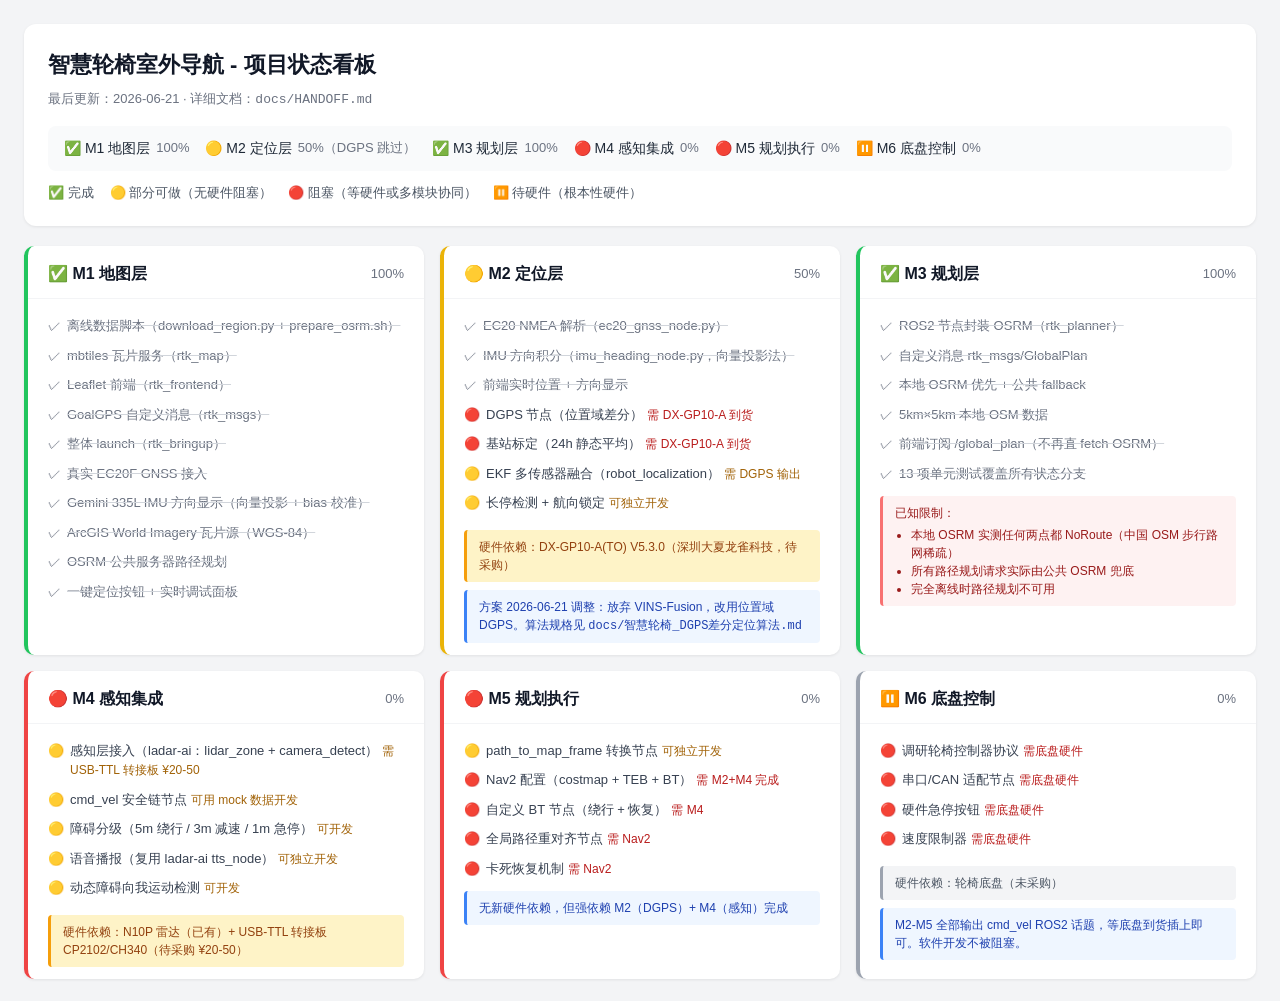
<file: src/rtk_frontend/status/status.html>
<!DOCTYPE html>
<html lang="zh-CN">
<head>
  <meta charset="UTF-8">
  <meta name="viewport" content="width=device-width, initial-scale=1.0">
  <title>智慧轮椅室外导航 - 项目状态看板</title>
  <style>
    * { box-sizing: border-box; margin: 0; padding: 0; }
    body {
      font-family: -apple-system, BlinkMacSystemFont, "Segoe UI", "PingFang SC", "Microsoft YaHei", sans-serif;
      background: #f3f4f6;
      color: #1f2937;
      padding: 24px;
      line-height: 1.5;
    }
    .header {
      background: white;
      border-radius: 12px;
      padding: 24px;
      margin-bottom: 20px;
      box-shadow: 0 1px 3px rgba(0,0,0,0.08);
    }
    .header h1 {
      font-size: 22px;
      margin-bottom: 8px;
      color: #111827;
    }
    .header .meta {
      font-size: 13px;
      color: #6b7280;
      margin-bottom: 16px;
    }
    .progress-bar {
      display: flex;
      gap: 16px;
      flex-wrap: wrap;
      padding: 12px 16px;
      background: #f9fafb;
      border-radius: 8px;
      font-size: 14px;
      margin-bottom: 12px;
    }
    .progress-bar .item {
      display: flex;
      align-items: center;
      gap: 6px;
    }
    .progress-bar .label { font-weight: 500; }
    .progress-bar .pct { color: #6b7280; font-size: 13px; }
    .legend {
      display: flex;
      gap: 16px;
      flex-wrap: wrap;
      font-size: 13px;
      color: #4b5563;
    }
    .legend .item { display: flex; align-items: center; gap: 6px; }
    .grid {
      display: grid;
      grid-template-columns: repeat(3, 1fr);
      gap: 16px;
    }
    @media (max-width: 1024px) {
      .grid { grid-template-columns: repeat(2, 1fr); }
    }
    @media (max-width: 720px) {
      .grid { grid-template-columns: 1fr; }
    }
    .card {
      background: white;
      border-radius: 10px;
      padding: 0;
      box-shadow: 0 1px 3px rgba(0,0,0,0.08);
      overflow: hidden;
      border-left: 4px solid #6b7280;
      display: flex;
      flex-direction: column;
    }
    .card.done { border-left-color: #22c55e; }
    .card.partial { border-left-color: #eab308; }
    .card.blocked { border-left-color: #ef4444; }
    .card.waiting { border-left-color: #9ca3af; }
    .card-header {
      padding: 16px 20px 12px;
      border-bottom: 1px solid #f3f4f6;
    }
    .card-title {
      font-size: 16px;
      font-weight: 600;
      color: #111827;
      display: flex;
      justify-content: space-between;
      align-items: center;
    }
    .card-title .name { display: flex; align-items: center; gap: 8px; }
    .card-progress {
      font-size: 13px;
      color: #6b7280;
      font-weight: 500;
    }
    .card-body {
      padding: 12px 20px;
      flex: 1;
    }
    .task {
      font-size: 13px;
      padding: 5px 0;
      color: #374151;
      display: flex;
      align-items: flex-start;
      gap: 6px;
    }
    .task .icon { flex-shrink: 0; }
    .task .dep {
      color: #6b7280;
      font-size: 12px;
      margin-left: 4px;
    }
    .task.done { color: #6b7280; }
    .task.done .text { text-decoration: line-through; text-decoration-color: #d1d5db; }
    .task.partial .dep { color: #a16207; }
    .task.blocked .dep { color: #b91c1c; }
    .hw-dep {
      margin-top: 12px;
      padding: 8px 12px;
      background: #fef3c7;
      border-left: 3px solid #f59e0b;
      border-radius: 4px;
      font-size: 12px;
      color: #92400e;
    }
    .hw-dep.waiting-hw {
      background: #f3f4f6;
      border-left-color: #9ca3af;
      color: #4b5563;
    }
    .note {
      margin-top: 8px;
      padding: 8px 12px;
      background: #eff6ff;
      border-left: 3px solid #3b82f6;
      border-radius: 4px;
      font-size: 12px;
      color: #1e40af;
    }
    .limits {
      margin-top: 8px;
      padding: 8px 12px;
      background: #fef2f2;
      border-left: 3px solid #f87171;
      border-radius: 4px;
      font-size: 12px;
      color: #991b1b;
    }
    .limits ul { margin: 4px 0 0 16px; padding: 0; }
  </style>
</head>
<body>
  <div class="header">
    <h1>智慧轮椅室外导航 - 项目状态看板</h1>
    <div class="meta">最后更新：2026-06-21 · 详细文档：<code>docs/HANDOFF.md</code></div>
    <div class="progress-bar">
      <div class="item"><span>✅ M1 地图层</span><span class="pct">100%</span></div>
      <div class="item"><span>🟡 M2 定位层</span><span class="pct">50%（DGPS 跳过）</span></div>
      <div class="item"><span>✅ M3 规划层</span><span class="pct">100%</span></div>
      <div class="item"><span>🔴 M4 感知集成</span><span class="pct">0%</span></div>
      <div class="item"><span>🔴 M5 规划执行</span><span class="pct">0%</span></div>
      <div class="item"><span>⏸️ M6 底盘控制</span><span class="pct">0%</span></div>
    </div>
    <div class="legend">
      <div class="item">✅ 完成</div>
      <div class="item">🟡 部分可做（无硬件阻塞）</div>
      <div class="item">🔴 阻塞（等硬件或多模块协同）</div>
      <div class="item">⏸️ 待硬件（根本性硬件）</div>
    </div>
  </div>

  <div class="grid">

    <!-- M1 -->
    <div class="card done">
      <div class="card-header">
        <div class="card-title">
          <span class="name">✅ M1 地图层</span>
          <span class="card-progress">100%</span>
        </div>
      </div>
      <div class="card-body">
        <div class="task done"><span class="icon">✓</span><span class="text">离线数据脚本（download_region.py + prepare_osrm.sh）</span></div>
        <div class="task done"><span class="icon">✓</span><span class="text">mbtiles 瓦片服务（rtk_map）</span></div>
        <div class="task done"><span class="icon">✓</span><span class="text">Leaflet 前端（rtk_frontend）</span></div>
        <div class="task done"><span class="icon">✓</span><span class="text">GoalGPS 自定义消息（rtk_msgs）</span></div>
        <div class="task done"><span class="icon">✓</span><span class="text">整体 launch（rtk_bringup）</span></div>
        <div class="task done"><span class="icon">✓</span><span class="text">真实 EC20F GNSS 接入</span></div>
        <div class="task done"><span class="icon">✓</span><span class="text">Gemini 335L IMU 方向显示（向量投影 + bias 校准）</span></div>
        <div class="task done"><span class="icon">✓</span><span class="text">ArcGIS World Imagery 瓦片源（WGS-84）</span></div>
        <div class="task done"><span class="icon">✓</span><span class="text">OSRM 公共服务器路径规划</span></div>
        <div class="task done"><span class="icon">✓</span><span class="text">一键定位按钮 + 实时调试面板</span></div>
      </div>
    </div>

    <!-- M2 -->
    <div class="card partial">
      <div class="card-header">
        <div class="card-title">
          <span class="name">🟡 M2 定位层</span>
          <span class="card-progress">50%</span>
        </div>
      </div>
      <div class="card-body">
        <div class="task done"><span class="icon">✓</span><span class="text">EC20 NMEA 解析（ec20_gnss_node.py）</span></div>
        <div class="task done"><span class="icon">✓</span><span class="text">IMU 方向积分（imu_heading_node.py，向量投影法）</span></div>
        <div class="task done"><span class="icon">✓</span><span class="text">前端实时位置 + 方向显示</span></div>
        <div class="task blocked"><span class="icon">🔴</span><span class="text">DGPS 节点（位置域差分）<span class="dep">需 DX-GP10-A 到货</span></span></div>
        <div class="task blocked"><span class="icon">🔴</span><span class="text">基站标定（24h 静态平均）<span class="dep">需 DX-GP10-A 到货</span></span></div>
        <div class="task partial"><span class="icon">🟡</span><span class="text">EKF 多传感器融合（robot_localization）<span class="dep">需 DGPS 输出</span></span></div>
        <div class="task partial"><span class="icon">🟡</span><span class="text">长停检测 + 航向锁定<span class="dep">可独立开发</span></span></div>
        <div class="hw-dep">硬件依赖：DX-GP10-A(TO) V5.3.0（深圳大夏龙雀科技，待采购）</div>
        <div class="note">方案 2026-06-21 调整：放弃 VINS-Fusion，改用位置域 DGPS。算法规格见 <code>docs/智慧轮椅_DGPS差分定位算法.md</code></div>
      </div>
    </div>

    <!-- M3 -->
    <div class="card done">
      <div class="card-header">
        <div class="card-title">
          <span class="name">✅ M3 规划层</span>
          <span class="card-progress">100%</span>
        </div>
      </div>
      <div class="card-body">
        <div class="task done"><span class="icon">✓</span><span class="text">ROS2 节点封装 OSRM（rtk_planner）</span></div>
        <div class="task done"><span class="icon">✓</span><span class="text">自定义消息 rtk_msgs/GlobalPlan</span></div>
        <div class="task done"><span class="icon">✓</span><span class="text">本地 OSRM 优先 + 公共 fallback</span></div>
        <div class="task done"><span class="icon">✓</span><span class="text">5km×5km 本地 OSM 数据</span></div>
        <div class="task done"><span class="icon">✓</span><span class="text">前端订阅 /global_plan（不再直 fetch OSRM）</span></div>
        <div class="task done"><span class="icon">✓</span><span class="text">13 项单元测试覆盖所有状态分支</span></div>
        <div class="limits">
          已知限制：
          <ul>
            <li>本地 OSRM 实测任何两点都 NoRoute（中国 OSM 步行路网稀疏）</li>
            <li>所有路径规划请求实际由公共 OSRM 兜底</li>
            <li>完全离线时路径规划不可用</li>
          </ul>
        </div>
      </div>
    </div>

    <!-- M4 -->
    <div class="card blocked">
      <div class="card-header">
        <div class="card-title">
          <span class="name">🔴 M4 感知集成</span>
          <span class="card-progress">0%</span>
        </div>
      </div>
      <div class="card-body">
        <div class="task partial"><span class="icon">🟡</span><span class="text">感知层接入（ladar-ai：lidar_zone + camera_detect）<span class="dep">需 USB-TTL 转接板 ¥20-50</span></span></div>
        <div class="task partial"><span class="icon">🟡</span><span class="text">cmd_vel 安全链节点<span class="dep">可用 mock 数据开发</span></span></div>
        <div class="task partial"><span class="icon">🟡</span><span class="text">障碍分级（5m 绕行 / 3m 减速 / 1m 急停）<span class="dep">可开发</span></span></div>
        <div class="task partial"><span class="icon">🟡</span><span class="text">语音播报（复用 ladar-ai tts_node）<span class="dep">可独立开发</span></span></div>
        <div class="task partial"><span class="icon">🟡</span><span class="text">动态障碍向我运动检测<span class="dep">可开发</span></span></div>
        <div class="hw-dep">硬件依赖：N10P 雷达（已有）+ USB-TTL 转接板 CP2102/CH340（待采购 ¥20-50）</div>
      </div>
    </div>

    <!-- M5 -->
    <div class="card blocked">
      <div class="card-header">
        <div class="card-title">
          <span class="name">🔴 M5 规划执行</span>
          <span class="card-progress">0%</span>
        </div>
      </div>
      <div class="card-body">
        <div class="task partial"><span class="icon">🟡</span><span class="text">path_to_map_frame 转换节点<span class="dep">可独立开发</span></span></div>
        <div class="task blocked"><span class="icon">🔴</span><span class="text">Nav2 配置（costmap + TEB + BT）<span class="dep">需 M2+M4 完成</span></span></div>
        <div class="task blocked"><span class="icon">🔴</span><span class="text">自定义 BT 节点（绕行 + 恢复）<span class="dep">需 M4</span></span></div>
        <div class="task blocked"><span class="icon">🔴</span><span class="text">全局路径重对齐节点<span class="dep">需 Nav2</span></span></div>
        <div class="task blocked"><span class="icon">🔴</span><span class="text">卡死恢复机制<span class="dep">需 Nav2</span></span></div>
        <div class="note">无新硬件依赖，但强依赖 M2（DGPS）+ M4（感知）完成</div>
      </div>
    </div>

    <!-- M6 -->
    <div class="card waiting">
      <div class="card-header">
        <div class="card-title">
          <span class="name">⏸️ M6 底盘控制</span>
          <span class="card-progress">0%</span>
        </div>
      </div>
      <div class="card-body">
        <div class="task blocked"><span class="icon">🔴</span><span class="text">调研轮椅控制器协议<span class="dep">需底盘硬件</span></span></div>
        <div class="task blocked"><span class="icon">🔴</span><span class="text">串口/CAN 适配节点<span class="dep">需底盘硬件</span></span></div>
        <div class="task blocked"><span class="icon">🔴</span><span class="text">硬件急停按钮<span class="dep">需底盘硬件</span></span></div>
        <div class="task blocked"><span class="icon">🔴</span><span class="text">速度限制器<span class="dep">需底盘硬件</span></span></div>
        <div class="hw-dep waiting-hw">硬件依赖：轮椅底盘（未采购）</div>
        <div class="note">M2-M5 全部输出 cmd_vel ROS2 话题，等底盘到货插上即可。软件开发不被阻塞。</div>
      </div>
    </div>

  </div>
</body>
</html>
</file>
